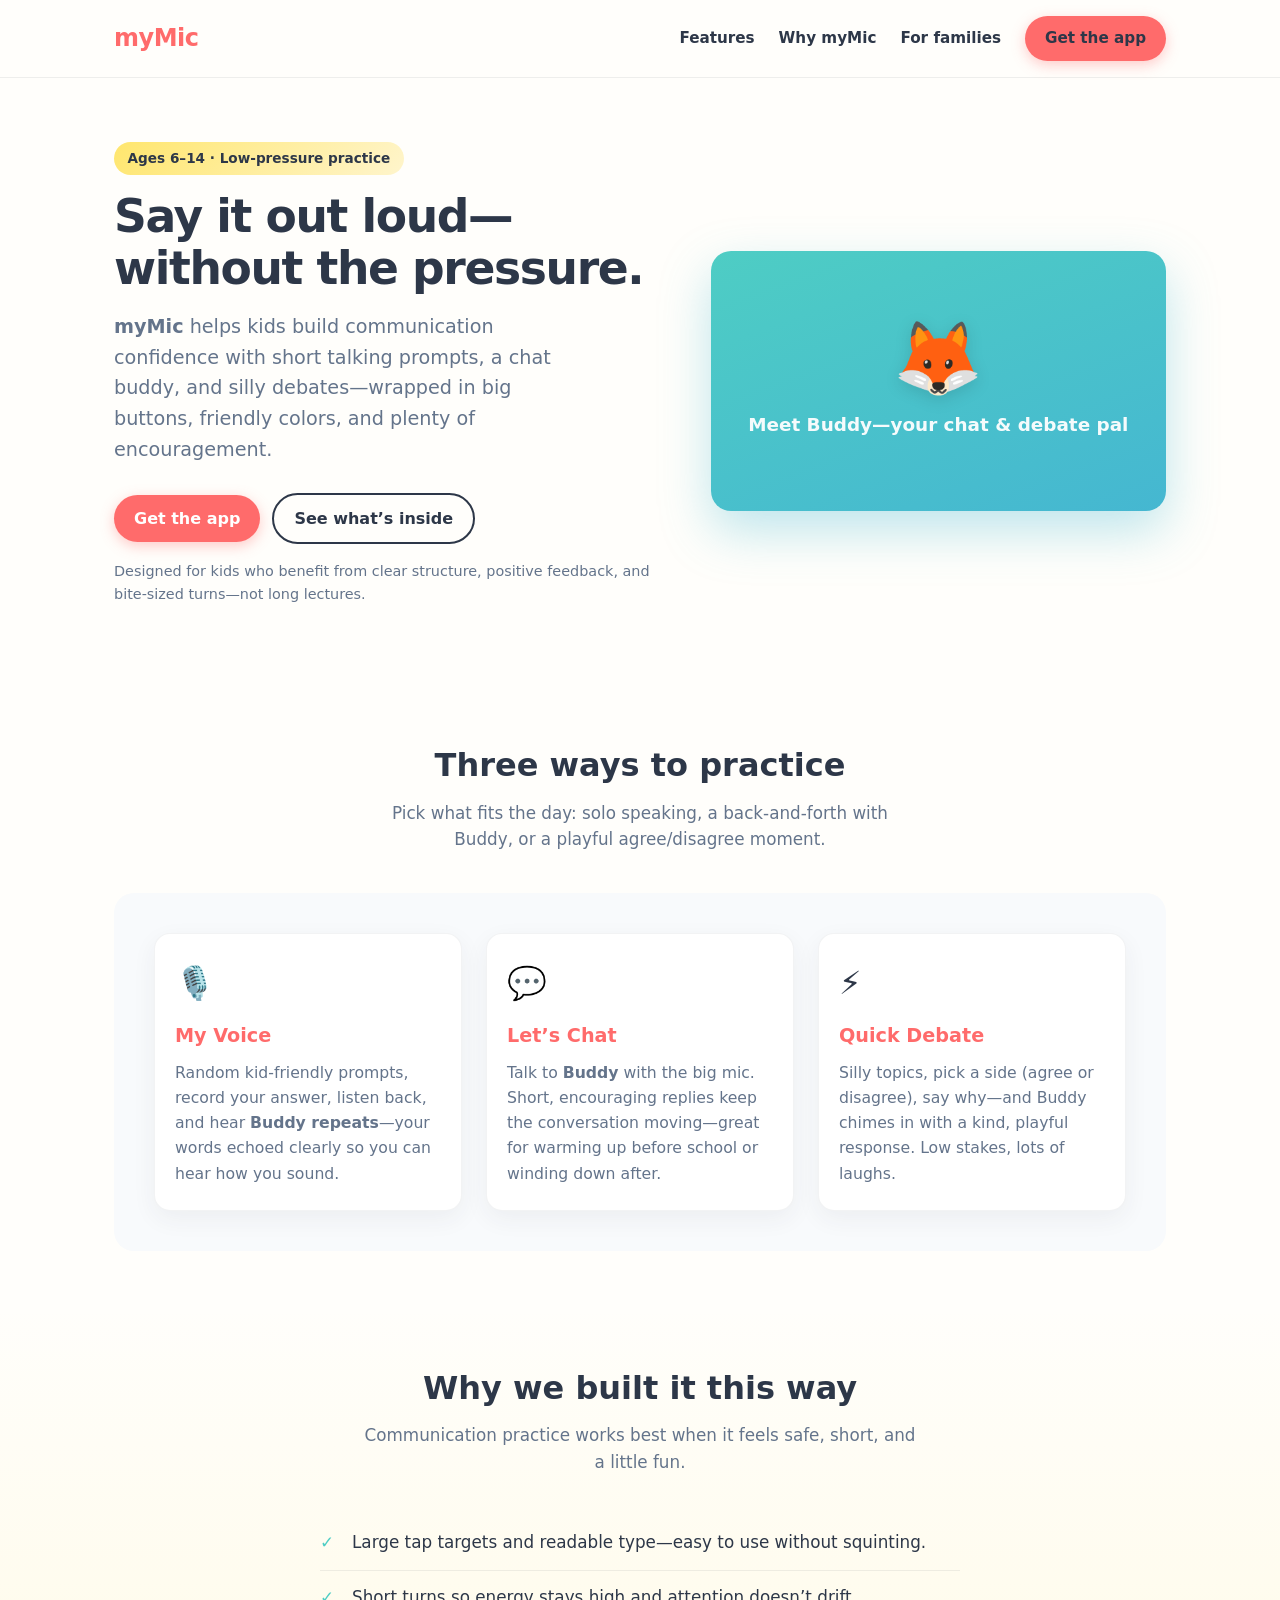
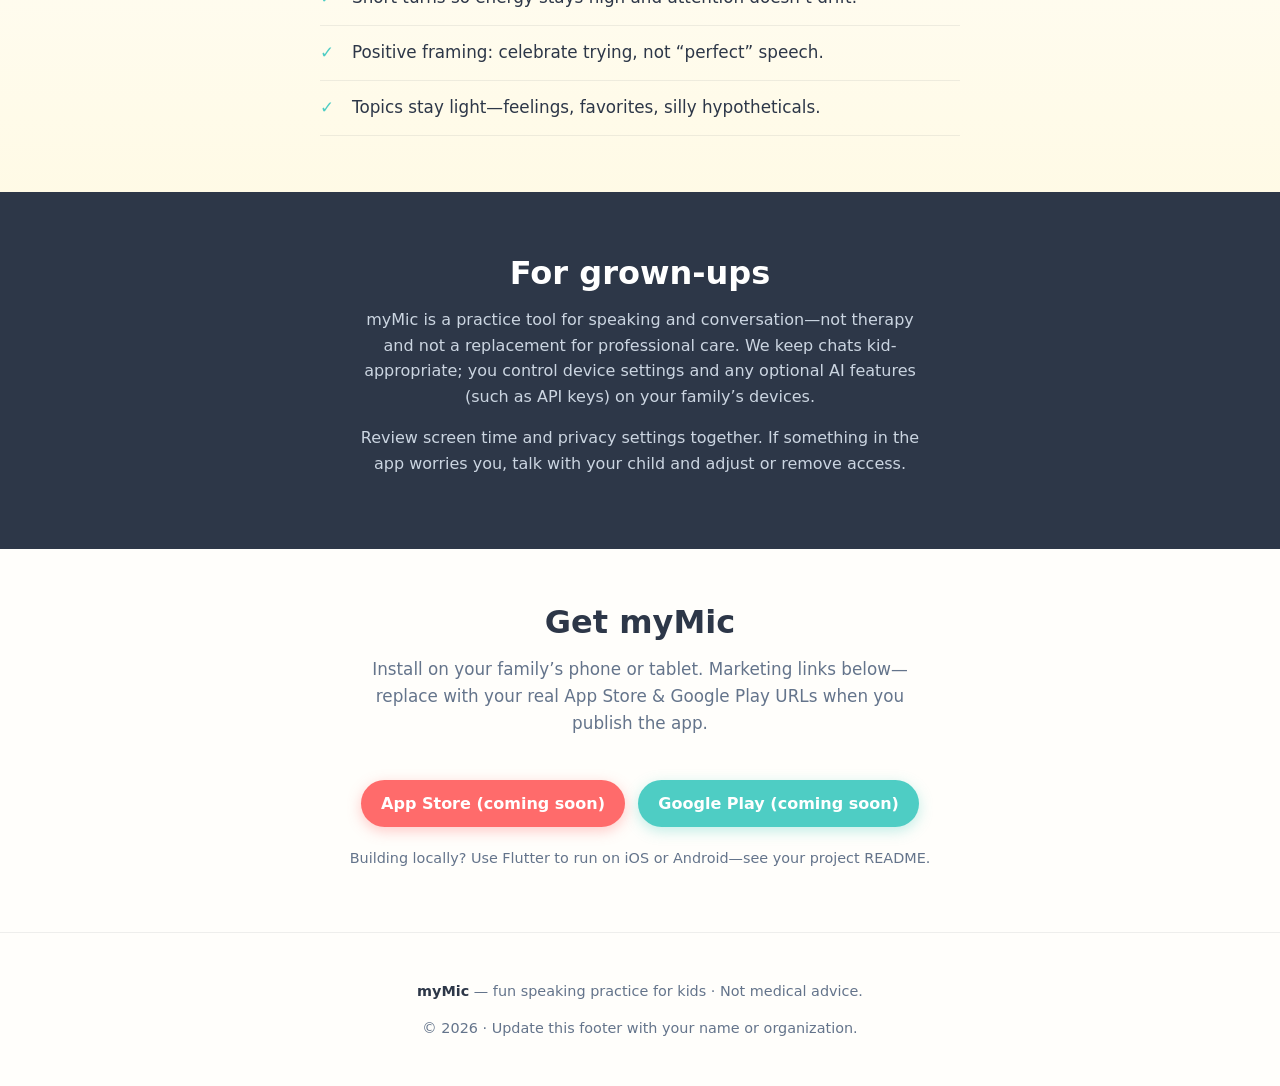
<file: speech4adhd/website/index.html>
<!DOCTYPE html>
<html lang="en">
  <head>
    <meta charset="utf-8" />
    <meta name="viewport" content="width=device-width, initial-scale=1" />
    <title>myMic — Practice talking, the fun way</title>
    <meta
      name="description"
      content="A friendly app for kids to practice speaking: prompts, chat with Buddy, and quick debates. Built with ADHD-friendly design in mind."
    />
    <link rel="stylesheet" href="styles.css" />
  </head>
  <body>
    <header class="site-header">
      <div class="header-inner">
        <a class="logo" href="#">myMic</a>
        <nav class="nav" aria-label="Primary">
          <a href="#features">Features</a>
          <a href="#why">Why myMic</a>
          <a href="#parents">For families</a>
          <a class="btn btn-primary" href="#get-app">Get the app</a>
        </nav>
      </div>
    </header>

    <main>
      <section class="hero" aria-labelledby="hero-title">
        <div>
          <span class="hero-badge">Ages 6–14 · Low-pressure practice</span>
          <h1 id="hero-title">Say it out loud—without the pressure.</h1>
          <p class="hero-lead">
            <strong>myMic</strong> helps kids build communication confidence with short
            talking prompts, a chat buddy, and silly debates—wrapped in big buttons,
            friendly colors, and plenty of encouragement.
          </p>
          <div class="hero-cta">
            <a class="btn btn-primary" href="#get-app">Get the app</a>
            <a class="btn btn-ghost" href="#features">See what’s inside</a>
          </div>
          <p class="hero-note">
            Designed for kids who benefit from clear structure, positive feedback, and
            bite-sized turns—not long lectures.
          </p>
        </div>
        <div class="hero-art" aria-hidden="true">
          <div class="hero-mascot" role="img" aria-label="">🦊</div>
          <p>Meet Buddy—your chat &amp; debate pal</p>
        </div>
      </section>

      <section id="features" class="section-inner" aria-labelledby="features-title">
        <h2 id="features-title" class="section-title">Three ways to practice</h2>
        <p class="section-sub">
          Pick what fits the day: solo speaking, a back-and-forth with Buddy, or a
          playful agree/disagree moment.
        </p>
        <div class="features">
          <article class="feature-card">
            <div class="feature-icon" aria-hidden="true">🎙️</div>
            <h3>My Voice</h3>
            <p>
              Random kid-friendly prompts, record your answer, listen back, and hear
              <strong>Buddy repeats</strong>—your words echoed clearly so you can hear how
              you sound.
            </p>
          </article>
          <article class="feature-card">
            <div class="feature-icon" aria-hidden="true">💬</div>
            <h3>Let’s Chat</h3>
            <p>
              Talk to <strong>Buddy</strong> with the big mic. Short, encouraging replies
              keep the conversation moving—great for warming up before school or winding
              down after.
            </p>
          </article>
          <article class="feature-card">
            <div class="feature-icon" aria-hidden="true">⚡</div>
            <h3>Quick Debate</h3>
            <p>
              Silly topics, pick a side (agree or disagree), say why—and Buddy chimes in
              with a kind, playful response. Low stakes, lots of laughs.
            </p>
          </article>
        </div>
      </section>

      <section id="why" class="why">
        <div class="section-inner">
          <h2 class="section-title">Why we built it this way</h2>
          <p class="section-sub">
            Communication practice works best when it feels safe, short, and a little fun.
          </p>
          <ul class="why-list">
            <li>Large tap targets and readable type—easy to use without squinting.</li>
            <li>Short turns so energy stays high and attention doesn’t drift.</li>
            <li>Positive framing: celebrate trying, not “perfect” speech.</li>
            <li>Topics stay light—feelings, favorites, silly hypotheticals.</li>
          </ul>
        </div>
      </section>

      <section id="parents" class="parents">
        <div class="section-inner">
          <h2 class="section-title">For grown-ups</h2>
          <p>
            myMic is a practice tool for speaking and conversation—not therapy and not a
            replacement for professional care. We keep chats kid-appropriate; you control
            device settings and any optional AI features (such as API keys) on your
            family’s devices.
          </p>
          <p>
            Review screen time and privacy settings together. If something in the app
            worries you, talk with your child and adjust or remove access.
          </p>
        </div>
      </section>

      <section id="get-app" class="cta-band section-inner" aria-labelledby="get-title">
        <h2 id="get-title" class="section-title">Get myMic</h2>
        <p class="section-sub">
          Install on your family’s phone or tablet. Marketing links below—replace with
          your real App Store &amp; Google Play URLs when you publish the app.
        </p>
        <div>
          <a class="btn btn-primary" href="#" aria-disabled="true">App Store (coming soon)</a>
          <a class="btn btn-secondary" href="#" aria-disabled="true">Google Play (coming soon)</a>
        </div>
        <p class="store-note">
          Building locally? Use Flutter to run on iOS or Android—see your project README.
        </p>
      </section>
    </main>

    <footer class="site-footer">
      <p>
        <strong>myMic</strong> — fun speaking practice for kids · Not medical advice.
      </p>
      <p>&copy; <span id="y"></span> · Update this footer with your name or organization.</p>
    </footer>
    <script>
      document.getElementById("y").textContent = new Date().getFullYear();
    </script>
  </body>
</html>
</file>
<file: speech4adhd/website/styles.css>
/* myMic marketing — warm, kid-friendly, high contrast */

:root {
  --coral: #ff6b6b;
  --teal: #4ecdc4;
  --sky: #45b7d1;
  --sun: #ffe66d;
  --ink: #2d3748;
  --muted: #64748b;
  --bg: #fffefb;
  --card: #f8fafc;
  --radius: 20px;
  --font: "Segoe UI", system-ui, -apple-system, sans-serif;
}

*,
*::before,
*::after {
  box-sizing: border-box;
}

html {
  scroll-behavior: smooth;
}

body {
  margin: 0;
  font-family: var(--font);
  color: var(--ink);
  background: var(--bg);
  line-height: 1.6;
  font-size: 1.05rem;
}

a {
  color: var(--teal);
  font-weight: 600;
}

a:hover {
  color: var(--coral);
}

/* Header */
.site-header {
  position: sticky;
  top: 0;
  z-index: 50;
  background: rgba(255, 254, 251, 0.92);
  backdrop-filter: blur(10px);
  border-bottom: 1px solid rgba(45, 55, 72, 0.08);
}

.header-inner {
  max-width: 1100px;
  margin: 0 auto;
  padding: 1rem 1.5rem;
  display: flex;
  align-items: center;
  justify-content: space-between;
  gap: 1rem;
  flex-wrap: wrap;
}

.logo {
  font-weight: 800;
  font-size: 1.5rem;
  color: var(--coral);
  text-decoration: none;
  letter-spacing: -0.02em;
}

.nav {
  display: flex;
  gap: 1.5rem;
  flex-wrap: wrap;
  align-items: center;
}

.nav a {
  text-decoration: none;
  color: var(--ink);
  font-weight: 600;
  font-size: 0.95rem;
}

.nav a:hover {
  color: var(--coral);
}

.btn {
  display: inline-block;
  padding: 0.65rem 1.25rem;
  border-radius: 999px;
  font-weight: 700;
  text-decoration: none;
  border: none;
  cursor: pointer;
  font-size: 1rem;
  transition: transform 0.15s ease, box-shadow 0.15s ease;
}

.btn:hover {
  transform: translateY(-1px);
}

.btn-primary {
  background: var(--coral);
  color: #fff;
  box-shadow: 0 4px 14px rgba(255, 107, 107, 0.35);
}

.btn-secondary {
  background: var(--teal);
  color: #fff;
  box-shadow: 0 4px 14px rgba(78, 205, 196, 0.35);
}

.btn-ghost {
  background: transparent;
  color: var(--ink);
  border: 2px solid var(--ink);
}

/* Hero */
.hero {
  max-width: 1100px;
  margin: 0 auto;
  padding: 3rem 1.5rem 4rem;
  display: grid;
  gap: 2.5rem;
  align-items: center;
}

@media (min-width: 900px) {
  .hero {
    grid-template-columns: 1.1fr 0.9fr;
    padding-top: 4rem;
  }
}

.hero-badge {
  display: inline-block;
  background: linear-gradient(135deg, var(--sun), #fff5cc);
  color: var(--ink);
  padding: 0.35rem 0.85rem;
  border-radius: 999px;
  font-size: 0.85rem;
  font-weight: 700;
  margin-bottom: 1rem;
}

.hero h1 {
  font-size: clamp(2rem, 5vw, 2.85rem);
  line-height: 1.15;
  margin: 0 0 1rem;
  letter-spacing: -0.03em;
}

.hero-lead {
  font-size: 1.2rem;
  color: var(--muted);
  max-width: 36ch;
  margin: 0 0 1.75rem;
}

.hero-cta {
  display: flex;
  flex-wrap: wrap;
  gap: 0.75rem;
  align-items: center;
}

.hero-note {
  margin-top: 1rem;
  font-size: 0.9rem;
  color: var(--muted);
}

.hero-art {
  background: linear-gradient(160deg, var(--teal) 0%, var(--sky) 100%);
  border-radius: var(--radius);
  padding: 2.5rem 2rem;
  text-align: center;
  color: #fff;
  box-shadow: 0 20px 50px rgba(69, 183, 209, 0.35);
  min-height: 260px;
  display: flex;
  flex-direction: column;
  align-items: center;
  justify-content: center;
}

.hero-mascot {
  font-size: 4.5rem;
  line-height: 1;
  filter: drop-shadow(0 4px 8px rgba(0, 0, 0, 0.12));
}

.hero-art p {
  margin: 1rem 0 0;
  font-size: 1.15rem;
  font-weight: 700;
  opacity: 0.95;
}

/* Sections */
section {
  padding: 3.5rem 1.5rem;
}

.section-inner {
  max-width: 1100px;
  margin: 0 auto;
}

.section-title {
  font-size: clamp(1.65rem, 3vw, 2rem);
  margin: 0 0 0.5rem;
  text-align: center;
}

.section-sub {
  text-align: center;
  color: var(--muted);
  max-width: 52ch;
  margin: 0 auto 2.5rem;
}

/* Features grid */
.features {
  background: var(--card);
  border-radius: var(--radius);
  padding: 2rem;
  display: grid;
  gap: 1.5rem;
}

@media (min-width: 700px) {
  .features {
    grid-template-columns: repeat(3, 1fr);
    padding: 2.5rem;
  }
}

.feature-card {
  background: #fff;
  border-radius: 16px;
  padding: 1.5rem 1.25rem;
  border: 1px solid rgba(45, 55, 72, 0.06);
  box-shadow: 0 8px 24px rgba(45, 55, 72, 0.06);
}

.feature-icon {
  font-size: 2rem;
  margin-bottom: 0.75rem;
}

.feature-card h3 {
  margin: 0 0 0.5rem;
  font-size: 1.2rem;
  color: var(--coral);
}

.feature-card p {
  margin: 0;
  font-size: 0.98rem;
  color: var(--muted);
}

/* Why */
.why {
  background: linear-gradient(180deg, transparent, rgba(255, 230, 109, 0.15));
}

.why-list {
  max-width: 640px;
  margin: 0 auto;
  padding: 0;
  list-style: none;
}

.why-list li {
  padding: 0.85rem 0 0.85rem 2rem;
  position: relative;
  border-bottom: 1px solid rgba(45, 55, 72, 0.08);
  font-size: 1.05rem;
}

.why-list li::before {
  content: "✓";
  position: absolute;
  left: 0;
  color: var(--teal);
  font-weight: 800;
}

/* Parents */
.parents {
  text-align: center;
  background: var(--ink);
  color: #e2e8f0;
}

.parents .section-title {
  color: #fff;
}

.parents p {
  max-width: 56ch;
  margin: 0 auto 1rem;
  color: #cbd5e1;
  font-size: 1rem;
}

/* CTA band */
.cta-band {
  text-align: center;
  padding: 3rem 1.5rem;
}

.cta-band .btn {
  margin: 0.25rem;
}

.store-note {
  margin-top: 1rem;
  font-size: 0.9rem;
  color: var(--muted);
}

/* Footer */
.site-footer {
  padding: 2rem 1.5rem;
  text-align: center;
  font-size: 0.9rem;
  color: var(--muted);
  border-top: 1px solid rgba(45, 55, 72, 0.08);
}

.site-footer strong {
  color: var(--ink);
}
</file>
